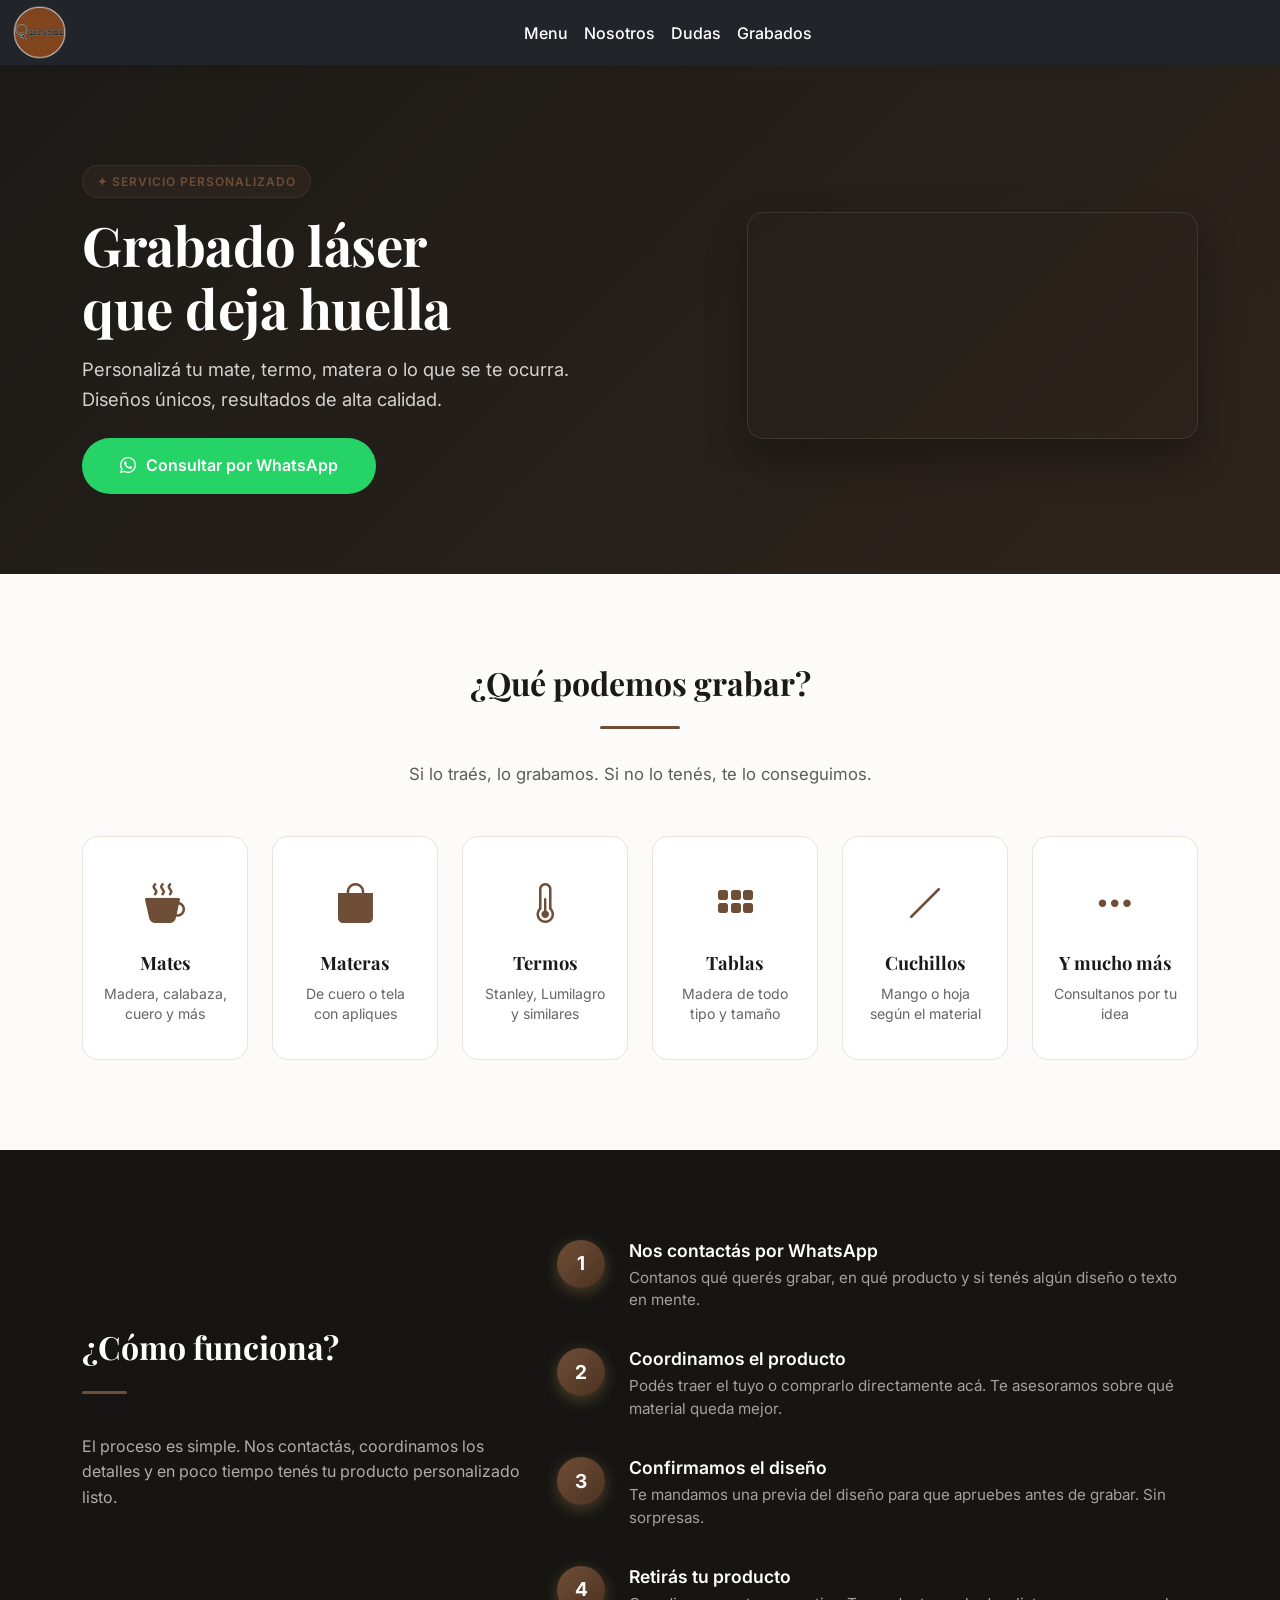
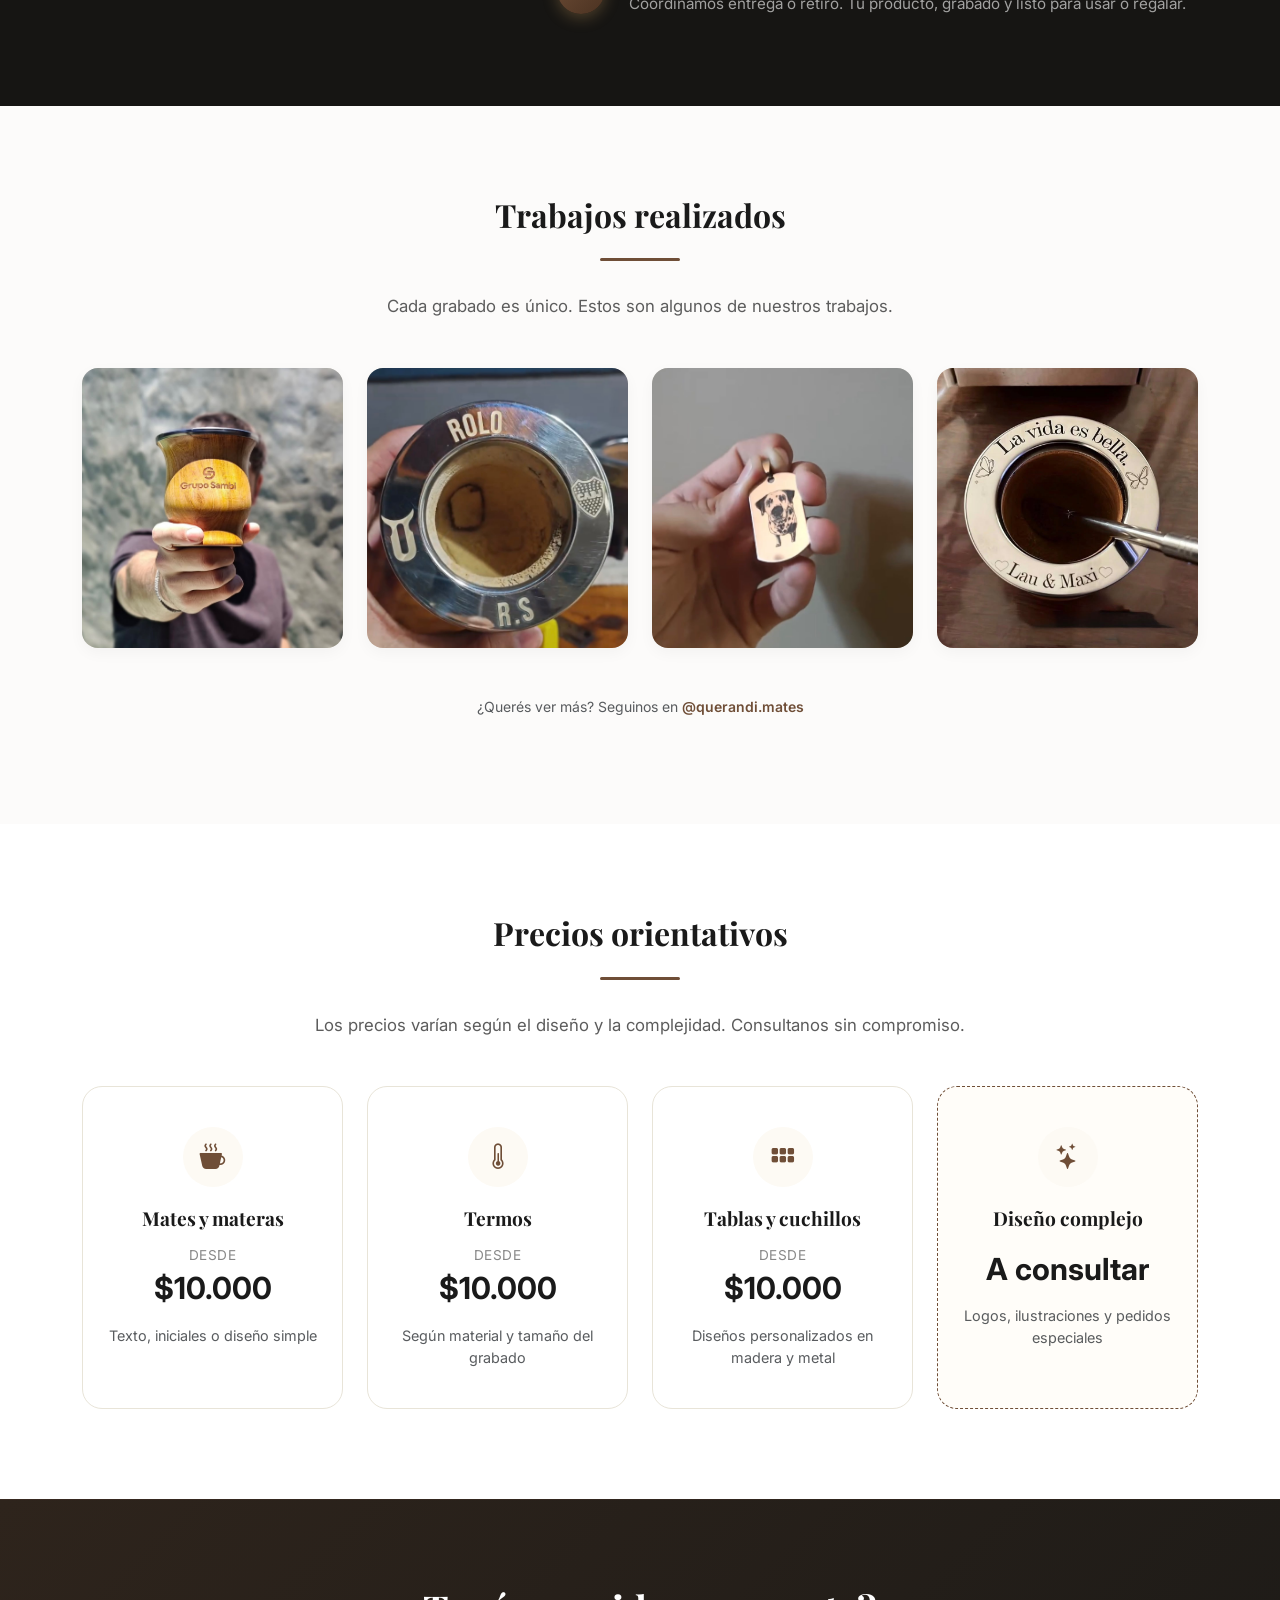
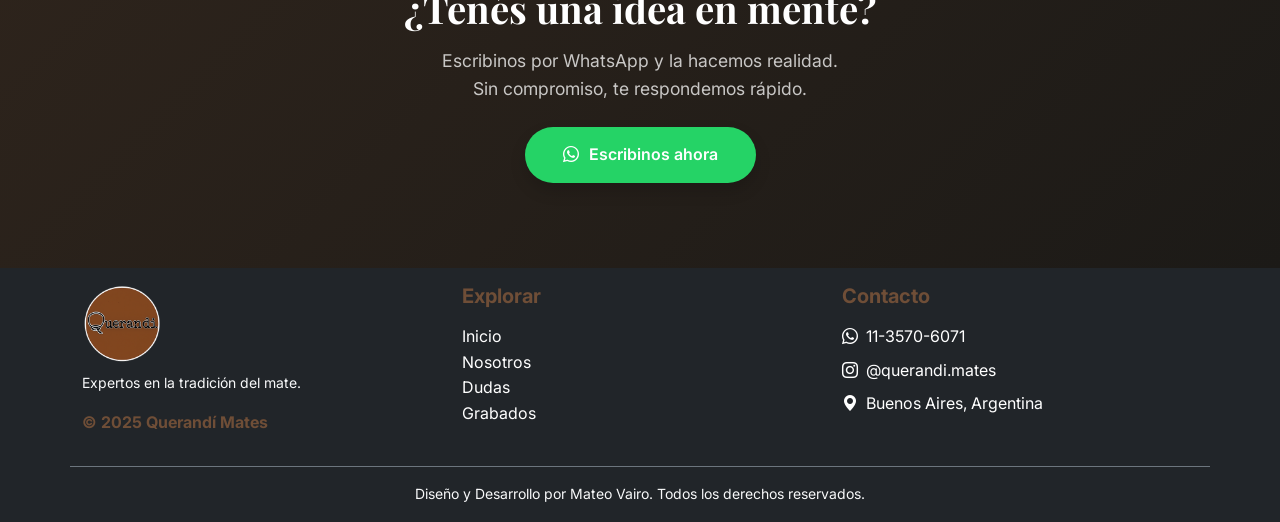
<file: grabados.html>
<!DOCTYPE html>
<html lang="es">
<head>
    <meta charset="UTF-8" />
    <meta name="viewport" content="width=device-width, initial-scale=1" />
    <link href="https://cdn.jsdelivr.net/npm/bootstrap@5.3.3/dist/css/bootstrap.min.css" rel="stylesheet"/>
    <link rel="stylesheet" href="./css/style.css" />
    <link rel="icon" href="imagenes/Logo.png" type="image/png">
    <link rel="stylesheet" href="https://cdn.jsdelivr.net/npm/bootstrap-icons@1.11.3/font/bootstrap-icons.min.css">
    <link rel="preconnect" href="https://fonts.googleapis.com">
    <link rel="preconnect" href="https://fonts.gstatic.com" crossorigin>
    <link href="https://fonts.googleapis.com/css2?family=Playfair+Display:wght@400;500;600;700&family=Inter:wght@300;400;500;600&display=swap" rel="stylesheet">
    <meta name="description" content="Querandí Mates — Servicio de grabado láser personalizado en mates, termos, materas, tablas de madera, cuchillos y más.">
    <meta name="keywords" content="grabado laser, personalizado, mate, termo, matera, tabla madera, cuchillo, Argentina">
    <title>Querandí Mates | Grabados</title>
</head>
<body>

<!-- ======= NAVBAR ======= -->
<header>
    <nav class="navbar navbar-expand-lg navbar-dark bg-dark py-0">
        <div class="container-fluid">
            <button class="navbar-toggler" type="button" data-bs-toggle="collapse" data-bs-target="#navbarSupportedContent" aria-controls="navbarSupportedContent" aria-expanded="false" aria-label="Toggle navigation">
                <span class="navbar-toggler-icon"></span>
            </button>
            <a class="navbar-brand mx-auto order-0 order-lg-0" href="index.html">
                <img src="imagenes/Logo.png" alt="Logo Querandi Mates" class="logo-nav">
            </a>
            <div class="collapse navbar-collapse justify-content-center order-1" id="navbarSupportedContent">
                <ul class="navbar-nav mb-2 mb-lg-0">
                    <li class="nav-item">
                        <a class="nav-link" href="index.html">Menu</a>
                    </li>
                    <li class="nav-item">
                        <a class="nav-link" href="nosotros.html">Nosotros</a>
                    </li>
                    <li class="nav-item">
                        <a class="nav-link" href="dudas.html">Dudas</a>
                    </li>
                    <li class="nav-item">
                        <a class="nav-link active" aria-current="page" href="grabados.html">Grabados</a>
                    </li>
                </ul>
            </div>
            <div class="d-flex w-100 d-lg-none"></div>
        </div>
    </nav>
</header>

<main>
    <!-- ======= HERO ======= -->
    <section class="hero-grabados">
        <div class="container">
            <div class="row align-items-center">
                <div class="col-lg-7">
                    <span class="badge-laser mb-3 d-inline-block">✦ Servicio personalizado</span>
                    <h1 class="mb-3">Grabado láser<br>que deja huella</h1>
                    <p class="mb-4">
                        Personalizá tu mate, termo, matera o lo que se te ocurra.<br>
                        Diseños únicos, resultados de alta calidad.
                    </p>
                    <a href="https://wa.me/5491135706071?text=Hola!%20Quiero%20consultar%20por%20el%20servicio%20de%20grabado%20l%C3%A1ser%20%F0%9F%94%A5"
                        target="_blank"
                        class="btn-wa">
                        <i class="bi bi-whatsapp"></i> Consultar por WhatsApp
                    </a>
                </div>
                <div class="col-lg-5 d-none d-lg-block mt-4 mt-lg-0">
                    <video
                        src="./imagenes/video-cliente3-grabado.mp4"
                        autoplay
                        loop
                        muted
                        playsinline
                        class="w-100 video-hero shadow-lg"
                    ></video>
                </div>
            </div>
        </div>
    </section>

    <!-- ======= QUÉ GRABAMOS ======= -->
    <section class="seccion-materiales">
        <div class="container">
            <div class="text-center mb-5">
                <h2 class="titulo-premium">¿Qué podemos grabar?</h2>
                <div class="d-flex justify-content-center mt-2 mb-3">
                    <hr class="separador-querandi">
                </div>
                <p class="subtitulo-premium">Si lo traés, lo grabamos. Si no lo tenés, te lo conseguimos.</p>
            </div>
            <div class="row g-4">
                <div class="col-6 col-md-4 col-lg-2">
                    <div class="material-card">
                        <div class="icono"><i class="bi bi-cup-hot-fill"></i></div>
                        <h5>Mates</h5>
                        <p>Madera, calabaza, cuero y más</p>
                    </div>
                </div>
                <div class="col-6 col-md-4 col-lg-2">
                    <div class="material-card">
                        <div class="icono"><i class="bi bi-bag-fill"></i></div>
                        <h5>Materas</h5>
                        <p>De cuero o tela con apliques</p>
                    </div>
                </div>
                <div class="col-6 col-md-4 col-lg-2">
                    <div class="material-card">
                        <div class="icono"><i class="bi bi-thermometer-half"></i></div>
                        <h5>Termos</h5>
                        <p>Stanley, Lumilagro y similares</p>
                    </div>
                </div>
                <div class="col-6 col-md-4 col-lg-2">
                    <div class="material-card">
                        <div class="icono"><i class="bi bi-grid-3x2-gap-fill"></i></div>
                        <h5>Tablas</h5>
                        <p>Madera de todo tipo y tamaño</p>
                    </div>
                </div>
                <div class="col-6 col-md-4 col-lg-2">
                    <div class="material-card">
                        <div class="icono"><i class="bi bi-slash-lg"></i></div>
                        <h5>Cuchillos</h5>
                        <p>Mango o hoja según el material</p>
                    </div>
                </div>
                <div class="col-6 col-md-4 col-lg-2">
                    <div class="material-card">
                        <div class="icono"><i class="bi bi-three-dots"></i></div>
                        <h5>Y mucho más</h5>
                        <p>Consultanos por tu idea</p>
                    </div>
                </div>
            </div>
        </div>
    </section>

    <!-- ======= CÓMO FUNCIONA ======= -->
    <section class="seccion-pasos">
        <div class="container">
            <div class="row align-items-center">
                <div class="col-lg-5 mb-5 mb-lg-0">
                    <h2 class="titulo-premium text-white">¿Cómo funciona?</h2>
                    <div class="d-flex mt-2 mb-4">
                        <hr class="separador-querandi-corto">
                    </div>
                    <p class="pasos-descripcion">
                        El proceso es simple. Nos contactás, coordinamos los detalles
                        y en poco tiempo tenés tu producto personalizado listo.
                    </p>
                </div>
                <div class="col-lg-7">
                    <div class="paso">
                        <div class="paso-numero">1</div>
                        <div class="paso-texto">
                            <h5>Nos contactás por WhatsApp</h5>
                            <p>Contanos qué querés grabar, en qué producto y si tenés algún diseño o texto en mente.</p>
                        </div>
                    </div>
                    <div class="paso">
                        <div class="paso-numero">2</div>
                        <div class="paso-texto">
                            <h5>Coordinamos el producto</h5>
                            <p>Podés traer el tuyo o comprarlo directamente acá. Te asesoramos sobre qué material queda mejor.</p>
                        </div>
                    </div>
                    <div class="paso">
                        <div class="paso-numero">3</div>
                        <div class="paso-texto">
                            <h5>Confirmamos el diseño</h5>
                            <p>Te mandamos una previa del diseño para que apruebes antes de grabar. Sin sorpresas.</p>
                        </div>
                    </div>
                    <div class="paso">
                        <div class="paso-numero">4</div>
                        <div class="paso-texto">
                            <h5>Retirás tu producto</h5>
                            <p>Coordinamos entrega o retiro. Tu producto, grabado y listo para usar o regalar.</p>
                        </div>
                    </div>
                </div>
            </div>
        </div>
    </section>

    <!-- ======= GALERÍA CORREGIDA ======= -->
    <section class="seccion-galeria">
        <div class="container">
            <div class="text-center mb-5">
                <h2 class="titulo-premium">Trabajos realizados</h2>
                <div class="d-flex justify-content-center mt-2 mb-3">
                    <hr class="separador-querandi">
                </div>
                <p class="subtitulo-premium">Cada grabado es único. Estos son algunos de nuestros trabajos.</p>
            </div>
            
            <div class="row g-4">
                <div class="col-6 col-md-4 col-lg-3">
                    <div class="galeria-wrapper">
                        <img src="./imagenes/foto-cliente2-grabado.jpeg" alt="Mate de madera grabado" class="galeria-img">
                    </div>
                </div>
                <div class="col-6 col-md-4 col-lg-3">
                    <div class="galeria-wrapper">
                        <img src="./imagenes/foto-cliente1-grabado.jpeg" alt="Mate imperial grabado" class="galeria-img">
                    </div>
                </div>
                <div class="col-6 col-md-4 col-lg-3">
                    <div class="galeria-wrapper">
                        <img src="./imagenes/foto-cliente3-grabado.jpeg" alt="Chapita grabada" class="galeria-img">
                    </div>
                </div>
                <div class="col-6 col-md-4 col-lg-3">
                    <div class="galeria-wrapper">
                        <img src="./imagenes/foto-cliente4-grabado.jpeg" alt="Mate virola grabado" class="galeria-img">
                    </div>
                </div>
            </div>

            <p class="text-center text-muted small mt-5">
                ¿Querés ver más? Seguinos en
                <a href="https://www.instagram.com/querandi.mates/" target="_blank" class="text-querandi fw-semibold link-insta">@querandi.mates</a>
            </p>
        </div>
    </section>

    <!-- ======= PRECIOS ======= -->
    <section class="seccion-precios">
        <div class="container">
            <div class="text-center mb-5">
                <h2 class="titulo-premium">Precios orientativos</h2>
                <div class="d-flex justify-content-center mt-2 mb-3">
                    <hr class="separador-querandi">
                </div>
                <p class="subtitulo-premium">Los precios varían según el diseño y la complejidad. Consultanos sin compromiso.</p>
            </div>
            <div class="row g-4 justify-content-center">
                <div class="col-sm-6 col-lg-3">
                    <div class="precio-card">
                        <div class="precio-icon-box"><i class="bi bi-cup-hot-fill"></i></div>
                        <h5>Mates y materas</h5>
                        <div class="precio-valor"><span>Desde</span> $10.000</div>
                        <p class="mt-2 text-muted">Texto, iniciales o diseño simple</p>
                    </div>
                </div>
                <div class="col-sm-6 col-lg-3">
                    <div class="precio-card">
                        <div class="precio-icon-box"><i class="bi bi-thermometer-half"></i></div>
                        <h5>Termos</h5>
                        <div class="precio-valor"><span>Desde</span> $10.000</div>
                        <p class="mt-2 text-muted">Según material y tamaño del grabado</p>
                    </div>
                </div>
                <div class="col-sm-6 col-lg-3">
                    <div class="precio-card">
                        <div class="precio-icon-box"><i class="bi bi-grid-3x2-gap-fill"></i></div>
                        <h5>Tablas y cuchillos</h5>
                        <div class="precio-valor"><span>Desde</span> $10.000</div>
                        <p class="mt-2 text-muted">Diseños personalizados en madera y metal</p>
                    </div>
                </div>
                <div class="col-sm-6 col-lg-3">
                    <div class="precio-card highlight">
                        <div class="precio-icon-box"><i class="bi bi-stars"></i></div>
                        <h5>Diseño complejo</h5>
                        <div class="precio-valor">A consultar</div>
                        <p class="mt-2 text-muted">Logos, ilustraciones y pedidos especiales</p>
                    </div>
                </div>
            </div>
        </div>
    </section>

    <!-- ======= CTA FINAL ======= -->
    <section class="cta-grabados">
        <div class="container">
            <h2 class="mb-3">¿Tenés una idea en mente?</h2>
            <p class="mb-4">Escribinos por WhatsApp y la hacemos realidad.<br>Sin compromiso, te respondemos rápido.</p>
            <a href="https://wa.me/5491135706071?text=Hola!%20Quiero%20consultar%20por%20el%20servicio%20de%20grabado%20l%C3%A1ser%20%F0%9F%94%A5"
                target="_blank"
                class="btn-wa shadow">
                <i class="bi bi-whatsapp"></i> Escribinos ahora
            </a>
        </div>
    </section>
</main>

<!-- ======= FOOTER ======= -->
<footer class="bg-dark py-3">
    <div class="container">
        <div class="row">
            <div class="col-md-4 mb-4 mb-md-0 text-center text-md-start">
                <img src="./imagenes/Logo.png" alt="Logo Querandí Mates" class="img-fluid mb-2" style="max-width:80px;">
                <p class="text-light small">Expertos en la tradición del mate.</p>
                <p class="mb-0 fw-bold text-querandi">© 2025 Querandí Mates</p>
            </div>
            <div class="col-md-4 mb-4 mb-md-0 text-center text-md-start">
                <h5 class="fw-bold mb-3 text-querandi">Explorar</h5>
                <ul class="list-unstyled">
                    <li><a href="index.html" class="footer-nav-link">Inicio</a></li>
                    <li><a href="nosotros.html" class="footer-nav-link">Nosotros</a></li>
                    <li><a href="dudas.html" class="footer-nav-link">Dudas</a></li>
                    <li><a class="footer-nav-link" aria-current="page" href="grabados.html">Grabados</a></li>
                </ul>
            </div>
            <div class="col-md-4 text-center text-md-start">
                <h5 class="fw-bold mb-3 text-querandi">Contacto</h5>
                <ul class="list-unstyled">
                    <li class="mb-2"><a href="https://wa.me/5491135706071" class="footer-nav-link" target="_blank"><i class="bi bi-whatsapp me-2"></i>11-3570-6071</a></li>
                    <li class="mb-2"><a href="https://www.instagram.com/querandi.mates/" class="footer-nav-link" target="_blank"><i class="bi bi-instagram me-2"></i>@querandi.mates</a></li>
                    <li class="mb-2"><a href="" class="footer-nav-link"><i class="bi bi-geo-alt-fill me-2"></i>Buenos Aires, Argentina</a></li>
                </ul>
            </div>
        </div>
        <div class="row border-top pt-3 mt-4 border-secondary">
            <div class="col-12 text-center">
                <p class="text-light small mb-0">Diseño y Desarrollo por Mateo Vairo. Todos los derechos reservados.</p>
            </div>
        </div>
    </div>
</footer>

<script src="https://cdn.jsdelivr.net/npm/bootstrap@5.3.3/dist/js/bootstrap.bundle.min.js"></script>
</body>
</html>
</file>
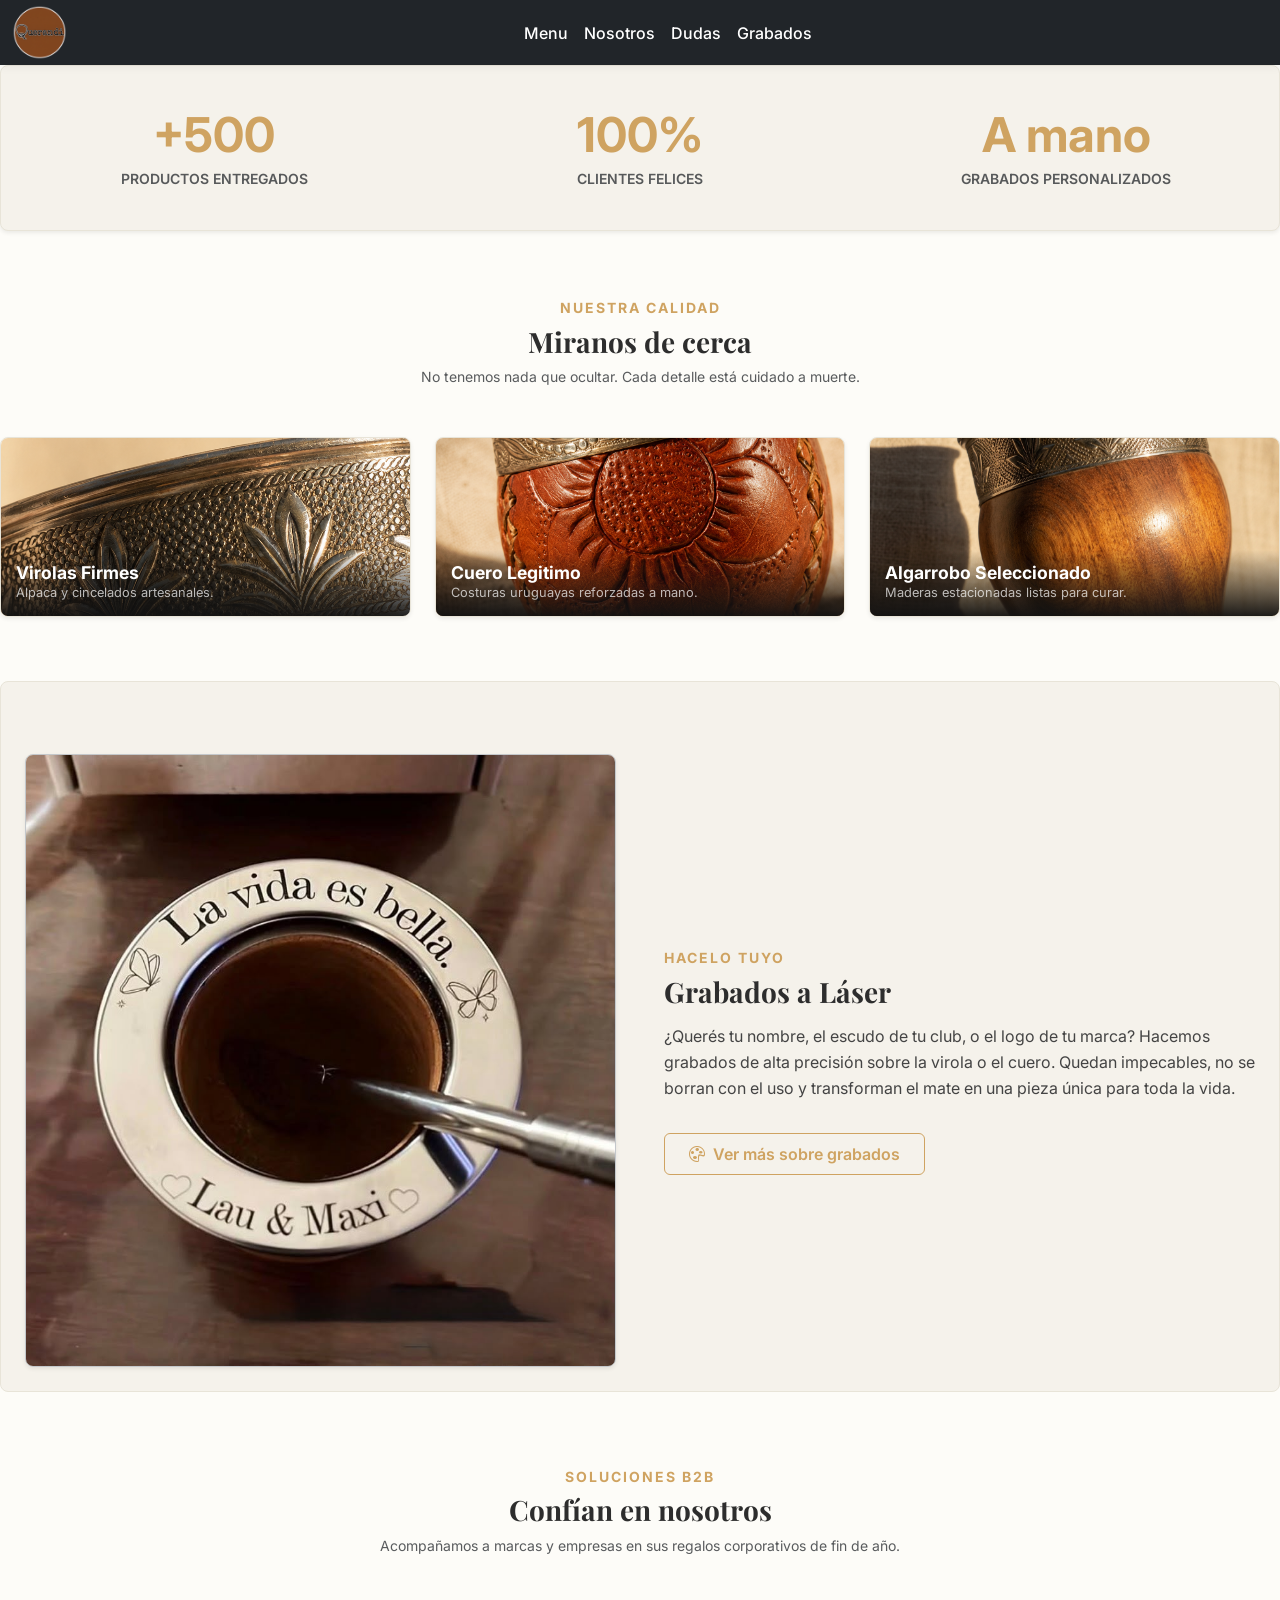
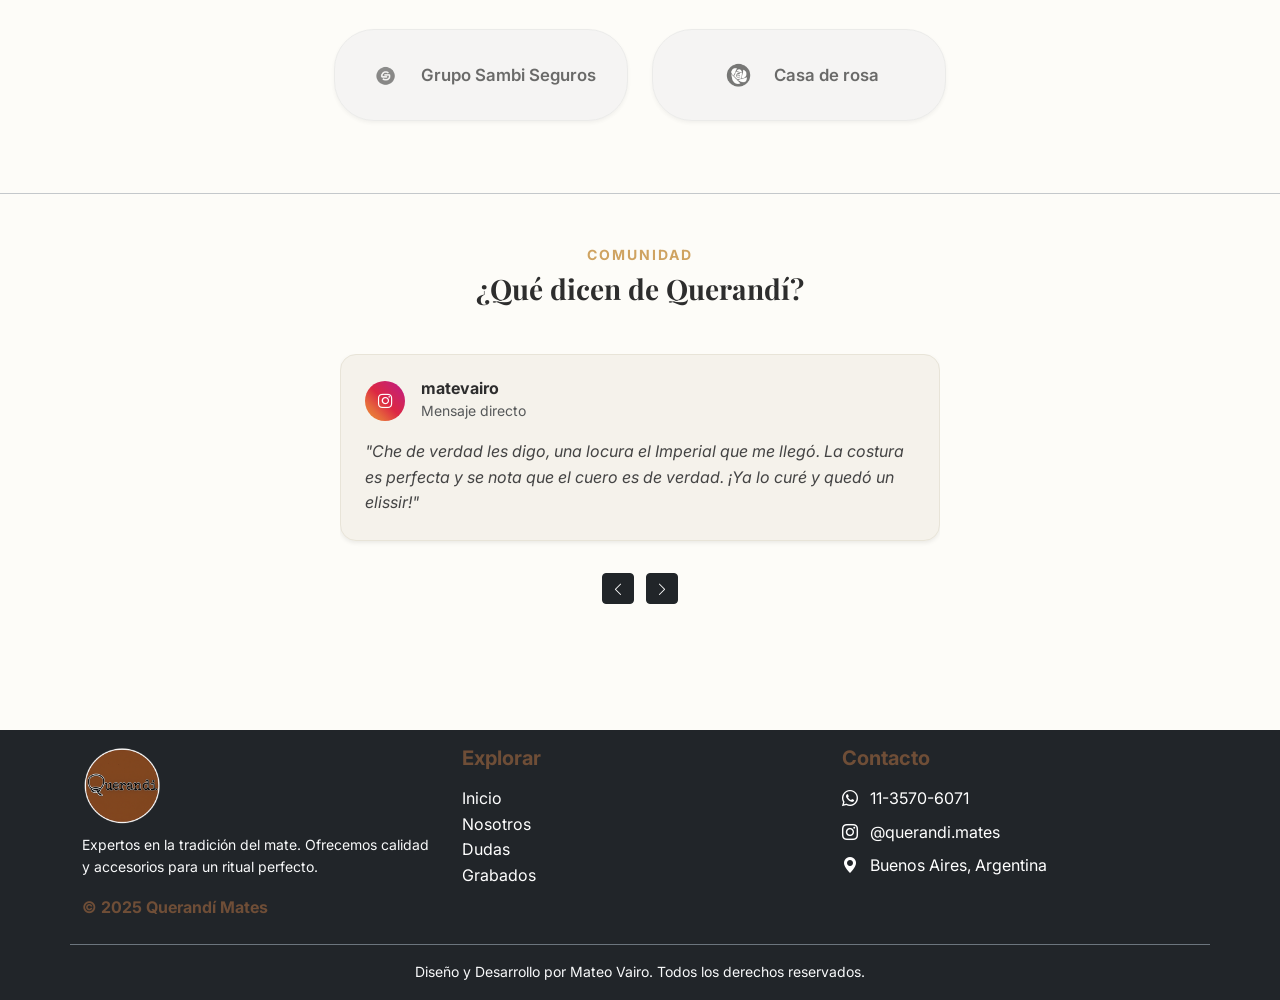
<file: nosotros.html>
<!DOCTYPE html>
<html lang="es">
<head>
<meta charset="UTF-8" />
<meta name="viewport" content="width=device-width, initial-scale=1" />
<link href="https://cdn.jsdelivr.net/npm/bootstrap@5.3.3/dist/css/bootstrap.min.css" rel="stylesheet"/>
<link rel="stylesheet" href="./css/style.css" />
<link rel="icon" href="imagenes/Logo.png" type="image/png">
<link rel="stylesheet" href="https://cdn.jsdelivr.net/npm/bootstrap-icons@1.11.3/font/bootstrap-icons.min.css">
<link rel="preconnect" href="https://fonts.googleapis.com">
<link rel="preconnect" href="https://fonts.gstatic.com" crossorigin>
<link href="https://fonts.googleapis.com/css2?family=Playfair+Display:wght@400;500;600;700&family=Inter:wght@300;400;500;600&display=swap" rel="stylesheet">
<meta name="description" content="Querandí Mates — productos de calidad para disfrutar el ritual del mate. Conocé nuestra historia y encontrá tu compañero ideal.">
<meta name="keywords" content="mate, bombilla, yerba, tienda, artesanal, Argentina">
<title>Querandí Mates | Nosotros</title>
</head>
<body>
    <header>
    <nav class="navbar navbar-expand-lg navbar-dark bg-dark py-0">
        <div class="container-fluid">
            
            <button class="navbar-toggler" type="button" data-bs-toggle="collapse" data-bs-target="#navbarSupportedContent" aria-controls="navbarSupportedContent" aria-expanded="false" aria-label="Toggle navigation">
                <span class="navbar-toggler-icon"></span>
            </button>
            
            <a class="navbar-brand mx-auto order-0 order-lg-0" href="index.html">
                <img src="imagenes/Logo.png" alt="Logo Querandi Mates" class="logo-nav">
            </a>

            <div class="collapse navbar-collapse justify-content-center order-1" id="navbarSupportedContent">
                
                <ul class="navbar-nav mb-2 mb-lg-0">
                    <li class="nav-item">
                        <a class="nav-link active" aria-current="page" href="index.html">Menu</a>
                    </li>
                    <li class="nav-item">
                        <a class="nav-link" href="nosotros.html">Nosotros</a>
                    </li>
                    <li class="nav-item">
                        <a class="nav-link" href="dudas.html">Dudas</a>
                    </li>
                    <li class="nav-item">
                        <a class="nav-link" href="grabados.html">Grabados</a>
                    </li>
                </ul>
                
            </div>
            
            <div class="d-flex w-100 d-lg-none"></div>

        </div>
    </nav>
</header>

<main class="nosotros-main mt-0 pt-0 pb-5">
<!-- ================= HERO Y HISTORIA SE MANTIENEN (Con el fondo crema) ================= -->

<!-- 📊 NÚMEROS REALES Y HONESTOS -->
<section class="row text-center mt-0 mb-5 py-4 bkg-numbers rounded-3 shadow-sm mx-0">
    <div class="col-6 col-md-4 my-3">
        <div class="display-5 fw-bold text-gold font-heading">+500</div>
        <div class="text-uppercase small fw-semibold tracking-wider text-muted mt-1">Productos Entregados</div>
    </div>
    <div class="col-6 col-md-4 my-3">
        <div class="display-5 fw-bold text-gold font-heading">100%</div>
        <div class="text-uppercase small fw-semibold tracking-wider text-muted mt-1">Clientes Felices</div>
    </div>
    <div class="col-12 col-md-4 my-3">
        <div class="display-5 fw-bold text-gold font-heading">A mano</div>
        <div class="text-uppercase small fw-semibold tracking-wider text-muted mt-1">Grabados Personalizados</div>
    </div>
</section>

<!-- 🔍 SECCIÓN: EL ARTE DEL DETALLE (Zoom a texturas) -->
<section class="my-5 py-3">
    <div class="text-center mb-5">
        <span class="text-uppercase small fw-bold text-gold tracking-widest">Nuestra Calidad</span>
        <h3 class="fw-bold text-dark-grey mt-1">Miranos de cerca</h3>
        <p class="text-muted small">No tenemos nada que ocultar. Cada detalle está cuidado a muerte.</p>
    </div>
    
    <div class="row g-4">
        <div class="col-12 col-md-4">
            <div class="zoom-box zoom-virola rounded-3 shadow-sm">
                <img src="./imagenes/virola.png" alt="Zoom Virola de Alpaca" class="img-fluid">
                <div class="zoom-caption">
                    <h5 class="fw-bold m-0">Virolas Firmes</h5>
                    <p class="small m-0 text-white-50">Alpaca y cincelados artesanales.</p>
                </div>
            </div>
        </div>
        <div class="col-12 col-md-4">
            <div class="zoom-box rounded-3 shadow-sm">
                <img src="./imagenes/cuero.png" alt="Zoom Costura Cuero" class="img-fluid">
                <div class="zoom-caption">
                    <h5 class="fw-bold m-0">Cuero Legitimo</h5>
                    <p class="small m-0 text-white-50">Costuras uruguayas reforzadas a mano.</p>
                </div>
            </div>
        </div>
        <div class="col-12 col-md-4">
            <div class="zoom-box rounded-3 shadow-sm">
                <img src="./imagenes/algarrobo.png" alt="Zoom Madera Algarrobo" class="img-fluid">
                <div class="zoom-caption">
                    <h5 class="fw-bold m-0">Algarrobo Seleccionado</h5>
                    <p class="small m-0 text-white-50">Maderas estacionadas listas para curar.</p>
                </div>
            </div>
        </div>
    </div>
</section>

<!-- 🔨 SECCIÓN: GRABADOS PERSONALIZADOS -->
<section class="row align-items-center g-5 my-5 py-4 bkg-numbers rounded-3 mx-0">
    <div class="col-12 col-md-6 order-2 order-md-1">
        <img src="./imagenes/foto-cliente4-grabado.jpeg" alt="Mates grabados laser" class="img-fluid rounded-3 shadow-sm border border-secondary-subtle">
    </div>
    <div class="col-12 col-md-6 order-1 order-md-2">
        <span class="text-uppercase small fw-bold text-gold tracking-widest">Hacelo tuyo</span>
        <h3 class="fw-bold text-dark-grey mt-1">Grabados a Láser</h3>
        <p class="text-light-grey mt-3">
            ¿Querés tu nombre, el escudo de tu club, o el logo de tu marca? Hacemos grabados de alta precisión sobre la virola o el cuero. Quedan impecables, no se borran con el uso y transforman el mate en una pieza única para toda la vida.
        </p>
        <a href="grabados.html" class="btn btn-outline-gold px-4 py-2 mt-3">
            <i class="bi bi-palette me-2"></i>Ver más sobre grabados
        </a>
    </div>
</section>

<!-- 💼 SECCIÓN: REGALOS EMPRESARIALES -->
<section class="my-5 text-center py-4">
    <div class="mb-5">
        <span class="text-uppercase small fw-bold text-gold tracking-widest">Soluciones B2B</span>
        <h3 class="fw-bold text-dark-grey mt-1">Confían en nosotros</h3>
        <p class="text-muted small">Acompañamos a marcas y empresas en sus regalos corporativos de fin de año.</p>
    </div>
    <!-- Grilla de marcas organizada -->
    <div class="row align-items-center justify-content-center g-4 mt-2 px-3">
        
        <!-- Empresa 1: Grupo Sambi Seguros -->
        <div class="col-12 col-sm-6 col-md-4 col-lg-3">
            <div class="client-brand-box shadow-sm">
                <!-- Acá va el loguito azul de Sambi -->
                <img src="./imagenes/grupo-sambi-seguros.png" alt="Grupo Sambi Seguros" class="client-logo">
                <span class="client-name">Grupo Sambi Seguros</span>
            </div>
        </div>
        <!-- Empresa 2: (Ejemplo para cuando agregues otra, si no tenés más, borrá este bloque de abajo) -->
        <div class="col-12 col-sm-6 col-md-4 col-lg-3">
            <div class="client-brand-box shadow-sm">
                <img src="./imagenes/casa-de-rosa.png" alt="Casa de rosa" class="client-logo">
                <span class="client-name">Casa de rosa</span>
            </div>
        </div>
    </div>
</section>

<!-- 💬 SECCIÓN: RESEÑAS DINÁMICAS (Testimonios formato chat/Instagram) -->
<section class="my-5 pt-5 border-top border-secondary-subtle">
    <div class="text-center mb-5">
        <span class="text-uppercase small fw-bold text-gold tracking-widest">Comunidad</span>
        <h3 class="fw-bold text-dark-grey mt-1">¿Qué dicen de Querandí?</h3>
    </div>

    <!-- Carrusel dinámico de Bootstrap para mensajes -->
    <div id="carouselResenas" class="carousel slide mx-auto" data-bs-ride="carousel" style="max-width: 600px;">
        <div class="carousel-inner">
            <!-- Mensaje 1 -->
            <div class="carousel-item active">
                <div class="insta-chat-box p-4 rounded-4 shadow-sm mb-4">
                    <div class="d-flex align-items-center mb-3">
                        <div class="avatar-insta bi bi-instagram me-3"></div>
                        <div>
                            <h6 class="m-0 fw-bold text-dark-grey">matevairo</h6>
                            <small class="text-muted">Mensaje directo</small>
                        </div>
                    </div>
                    <p class="m-0 text-light-grey italic">"Che de verdad les digo, una locura el Imperial que me llegó. La costura es perfecta y se nota que el cuero es de verdad. ¡Ya lo curé y quedó un elissir!"</p>
                </div>
            </div>
            <!-- Mensaje 2 -->
            <div class="carousel-item">
                <div class="insta-chat-box p-4 rounded-4 shadow-sm mb-4">
                    <div class="d-flex align-items-center mb-3">
                        <div class="avatar-insta bi bi-instagram me-3"></div>
                        <div>
                            <h6 class="m-0 fw-bold text-dark-grey">faustinosoto</h6>
                            <small class="text-muted">Mensaje directo</small>
                        </div>
                    </div>
                    <p class="m-0 text-light-grey italic">"Compré un combo de mate y termo para regalarle a mi viejo en su cumple y quedó fascinado con el grabado láser del escudo de su club. ¡Mil gracias por la rapidez!"</p>
                </div>
            </div>
        </div>
        <!-- Controles del carrusel -->
        <div class="text-center mt-2">
            <button class="btn btn-sm btn-dark me-2" type="button" data-bs-target="#carouselResenas" data-bs-slide="prev">
                <i class="bi bi-chevron-left"></i>
            </button>
            <button class="btn btn-sm btn-dark" type="button" data-bs-target="#carouselResenas" data-bs-slide="next">
                <i class="bi bi-chevron-right"></i>
            </button>
        </div>
    </div>
</section>
</main>

<footer class="bg-dark py-3">
    <div class="container">
        <div class="row">
            
            <div class="col-md-4 mb-4 mb-md-0 text-center text-md-start">
                <img src="./imagenes/Logo.png" alt="Logo Querandí Mates" class="img-fluid mb-2" style="max-width: 80px;">
                <p class="text-light small">
                    Expertos en la tradición del mate. Ofrecemos calidad y accesorios para un ritual perfecto.
                </p>
                <p class="mb-0 fw-bold text-querandi">© 2025 Querandí Mates</p>
            </div>
            
            <div class="col-md-4 mb-4 mb-md-0 text-center text-md-start">
                <h5 class="fw-bold mb-3 text-querandi">Explorar</h5>
                <ul class="list-unstyled">
                    <li>
                        <a href="index.html" class="footer-nav-link">Inicio</a></li>
                    <li>
                        <a href="nosotros.html" class="footer-nav-link">Nosotros</a></li>
                    <li>
                        <a href="dudas.html" class="footer-nav-link">Dudas</a></li>
                    <li>
                        <a class="footer-nav-link" aria-current="page" href="grabados.html">Grabados</a>
                    </li>
                </ul>
            </div>
            
            <div class="col-md-4 text-center text-md-start">
                <h5 class="fw-bold mb-3 text-querandi">Contacto</h5>
                <ul class="list-unstyled">
                    <li class="mb-2">
                        <a href="https://wa.me/5491135706071" class="footer-nav-link" target="_blank">
                            <i class="bi bi-whatsapp me-2"></i> 11-3570-6071
                        </a>
                    </li>
                    <li class="mb-2">
                        <a href="https://www.instagram.com/querandi.mates/" class="footer-nav-link" target="_blank">
                            <i class="bi bi-instagram me-2"></i> @querandi.mates
                        </a>
                    </li>
                    <li class="mb-2">
                        <a href="" class="footer-nav-link">
                            <i class="bi bi-geo-alt-fill me-2"></i> Buenos Aires, Argentina
                        </a>
                    </li>
                </ul>
            </div>
            
        </div>
        
        <div class="row border-top pt-3 mt-4 border-secondary">
            <div class="col-12 text-center">
                <p class="text-light small mb-0">
                    Diseño y Desarrollo por Mateo Vairo. Todos los derechos reservados.
                </p>
            </div>
        </div>
    </div>
</footer>


<script src="https://cdn.jsdelivr.net/npm/bootstrap@5.3.3/dist/js/bootstrap.bundle.min.js"></script>
</body>
</html>
</file>
<file: css/style.css>
@charset "UTF-8";
* {
  margin: 0;
  padding: 0;
  box-sizing: border-box;
}

body {
  line-height: 1.6;
  font-family: var(--font-body);
  color: var(--color-dark);
  background-color: var(--color-cream);
}

h1, h2, h3, h4 {
  font-family: var(--font-heading);
}

.animate-in {
  opacity: 1 !important;
  transform: translateY(0) !important;
  transition: all 0.6s ease-out;
}

:root {
  /* Colores */
  --color-primary: #8B5A2B;
  --color-primary-dark: #6B4423;
  --color-primary-light: #A67C52;
  --color-dark: #1A1A1A;
  --color-dark-soft: #2D2D2D;
  --color-gray: #4A4A4A;
  --color-gray-light: #8A8A8A;
  --color-cream: #FAF7F2;
  --color-cream-dark: #F0EBE3;
  --color-white: #FFFFFF;
  --color-gold: #C9A962;
  /* Tipografía */
  --font-heading: 'Playfair Display', Georgia, serif;
  --font-body: 'Inter', sans-serif;
  /* Transiciones */
  --transition-base: 0.3s ease;
}

main {
  flex: 1;
}

section {
  padding: 30px 0;
}

img {
  max-width: 100%;
  display: block;
}

h1, h2, h3 {
  font-weight: 700;
}

a {
  text-decoration: none;
}

.swal2-container {
  z-index: 99999 !important;
}

.swal2-popup {
  border-radius: 12px;
  padding: 2rem;
  z-index: 99999 !important;
}
.swal2-popup .swal2-input,
.swal2-popup .swal2-select {
  width: 100%;
  padding: 12px;
  border-radius: 8px;
  border: 1px solid #ccc;
  font-size: 1rem;
  pointer-events: auto;
}
.swal2-popup .swal2-input:focus,
.swal2-popup .swal2-select:focus {
  outline: none;
  border-color: #6c5ce7;
  box-shadow: 0 0 0 3px rgba(108, 92, 231, 0.2);
}
.swal2-popup .swal2-confirm {
  background-color: #6c5ce7 !important;
  border-radius: 8px;
  padding: 10px 20px;
  font-weight: 600;
}

/* =========================================
   Tarjetas de Productos Premium
   ========================================= */
.product-card {
  background-color: transparent;
  border-radius: 16px !important; /* Más redondeado */
  overflow: hidden;
  box-shadow: 0 4px 10px rgba(0, 0, 0, 0.06); /* Sombra base suave */
  transition: all 0.3s ease;
}
.product-card:hover {
  transform: translateY(-6px);
  box-shadow: 0 15px 25px rgba(139, 90, 43, 0.15); /* Sombra más grande con un ligero tono marrón */
}
.product-card .card-img-wrapper {
  position: relative;
}
.product-card .card-img-wrapper .card-img-top {
  width: 100%;
  height: 280px;
  -o-object-fit: cover;
     object-fit: cover;
  border-bottom: 3px solid #C9A962;
}
.product-card .modern-badge {
  position: absolute;
  top: 1rem;
  right: 1rem;
  padding: 0.4rem 0.8rem;
  font-family: "Inter", sans-serif;
  font-size: 0.75rem;
  font-weight: 700;
  letter-spacing: 1px;
  text-transform: uppercase;
  border-radius: 4px;
  z-index: 2;
  box-shadow: 0 4px 6px rgba(0, 0, 0, 0.3);
}
.product-card .modern-badge.gold-badge {
  background-color: #C9A962;
  color: #1A1A1A;
}
.product-card .modern-badge.grey-badge {
  background-color: #8A8A8A;
  color: #FFFFFF;
}
.product-card .dark-body {
  background-color: #2D2D2D;
  color: #FFFFFF;
  padding: 1.5rem;
  text-align: left;
  border-bottom-left-radius: 16px; /* Asegura que la parte de abajo también se redondee */
  border-bottom-right-radius: 16px;
}
.product-card .dark-body .card-title {
  color: #FFFFFF;
  font-size: 1.3rem;
  margin-bottom: 0.5rem;
  font-family: "Playfair Display", serif;
}
.product-card .dark-body .description {
  color: #B0B0B0;
  font-size: 0.9rem;
  line-height: 1.5;
  display: -webkit-box;
  line-clamp: 2;
  -webkit-box-orient: vertical;
  overflow: hidden;
}
.product-card .dark-body .price {
  font-family: "Playfair Display", Georgia, serif;
  font-size: 1.5rem;
  font-weight: 400; /* Acá está la magia: trazo fino y delicado */
  color: #C9A962;
  letter-spacing: 0.5px; /* Un poquitito de aire entre los números */
}
.product-card .dark-body .price .signo-peso {
  font-family: "Playfair Display", Georgia, serif;
  font-size: 1.1rem; /* Más chico que los números */
  font-weight: 400;
  margin-right: 3px;
  opacity: 0.85; /* Lo hacemos apenas más suave para que no compita */
}
.product-card .dark-body .stock-warning {
  font-size: 0.85rem;
  color: #D4BC7D;
  font-weight: 500;
}
.product-card .dark-body .stock-warning i {
  margin-right: 4px;
}
.product-card .dark-body .btn-outline-gold {
  background-color: transparent;
  border: 1px solid #C9A962;
  color: #C9A962;
  font-weight: 600;
  transition: 0.3s ease;
  border-radius: 6px;
  padding: 0.6rem;
}
.product-card .dark-body .btn-outline-gold:hover {
  background-color: #C9A962;
  color: #1A1A1A;
}
.product-card .dark-body .btn-disabled {
  background-color: #4A4A4A;
  border: 1px solid #4A4A4A;
  color: #8A8A8A;
  cursor: not-allowed;
  font-weight: 600;
  padding: 0.6rem;
  border-radius: 6px;
}

/* =========================================
   Modal de Producto (Estilo Premium)
   ========================================= */
.modal-content {
  background-color: #2D2D2D; /* Fondo oscuro igual que las cards */
  border: 1px solid rgba(201, 169, 98, 0.3); /* Borde sutil dorado */
  border-radius: 16px;
  box-shadow: 0 20px 40px rgba(0, 0, 0, 0.5); /* Sombra profunda */
  color: #FFFFFF;
}
.modal-content .modal-header {
  border-bottom: none; /* Quitamos la línea fea por defecto */
  padding: 1.5rem 1.5rem 0;
}
.modal-content .modal-header .modal-title {
  font-family: "Playfair Display", serif;
  font-size: 1.8rem;
  color: #FFFFFF;
}
.modal-content .modal-header {
  /* Invertimos el color de la crucecita de Bootstrap para que se vea en fondo oscuro */
}
.modal-content .modal-header .btn-close {
  filter: invert(1) grayscale(100%) brightness(200%);
  opacity: 0.6;
  transition: opacity 0.3s ease;
}
.modal-content .modal-header .btn-close:hover {
  opacity: 1;
}
.modal-content .modal-body {
  text-align: center; /* Centramos todos los textos e imágenes */
  padding: 2rem;
  /* Hacemos la imagen más grande, centrada y con estilo */
}
.modal-content .modal-body img {
  display: block;
  margin: 0 auto 1.5rem auto; /* Centrado horizontal y margen abajo */
  max-width: 90%; /* Más ancha */
  height: auto;
  border-radius: 12px;
  border-bottom: 3px solid #C9A962; /* Línea dorada para mantener el estilo */
  box-shadow: 0 10px 20px rgba(0, 0, 0, 0.2);
}
.modal-content .modal-body {
  /* Descripción del producto */
}
.modal-content .modal-body p {
  color: #B0B0B0; /* Gris claro elegante */
  font-size: 1rem;
  line-height: 1.6;
  margin-bottom: 1.5rem;
  padding: 0 1rem; /* Un poco de aire a los costados */
}
.modal-content .modal-body {
  /* Precio elegante en el modal */
}
.modal-content .modal-body .precio-modal {
  font-family: "Playfair Display", Georgia, serif;
  font-size: 2rem; /* Más grande que en la tarjeta */
  font-weight: 400; /* Fino y delicado */
  color: #C9A962;
  letter-spacing: 0.5px;
  margin-bottom: 0;
}
.modal-content .modal-body .precio-modal .signo-peso {
  font-family: "Playfair Display", Georgia, serif;
  font-size: 1.4rem; /* Más chico que el número */
  font-weight: 400;
  margin-right: 4px;
  opacity: 0.85;
}
.modal-content .modal-footer {
  border-top: none; /* Sin línea separadora */
  justify-content: center; /* Centramos el botón */
  padding-bottom: 2rem;
  /* Botón estilo boutique */
}
.modal-content .modal-footer .btn {
  background-color: transparent;
  border: 1px solid #C9A962;
  color: #C9A962;
  font-family: "Inter", sans-serif;
  font-weight: 600;
  font-size: 0.95rem;
  text-transform: uppercase;
  letter-spacing: 1px;
  padding: 0.8rem 2.5rem; /* Botón más ancho y con más presencia */
  border-radius: 6px;
  transition: all 0.3s ease;
}
.modal-content .modal-footer .btn:hover {
  background-color: #C9A962;
  color: #1A1A1A;
  transform: translateY(-2px);
  box-shadow: 0 5px 15px rgba(201, 169, 98, 0.2);
}

/* =========================================
   DISEÑO PREMIUM PARA EL CHECKOUT
   ========================================= */
#modalCheckout {
  /* Mantiene tus labels perfectos arriba del input */
}
#modalCheckout label {
  display: block;
  margin-bottom: 5px;
  font-weight: 600;
  color: #ffffff !important;
}
#modalCheckout {
  /* Inputs Y DESPLEGABLES oscuros (Agregamos .form-select) */
}
#modalCheckout .form-control, #modalCheckout .form-select {
  background-color: #2d2d2d !important;
  border: 1px solid #444 !important;
  color: #ffffff !important;
  /* Estilo elegante cuando hacés clic para escribir */
}
#modalCheckout .form-control:focus, #modalCheckout .form-select:focus {
  background-color: #2d2d2d !important;
  border-color: #cfa361 !important;
  color: #ffffff !important;
  box-shadow: 0 0 0 0.25rem rgba(207, 163, 97, 0.25) !important;
}
#modalCheckout {
  /* Opacidad para los textos de ejemplo (placeholder) */
}
#modalCheckout .form-control::-moz-placeholder {
  color: #6c757d;
  opacity: 0.7;
}
#modalCheckout .form-control::placeholder {
  color: #6c757d;
  opacity: 0.7;
}

/* Mantiene tu total dorado impecable */
#checkoutTotal {
  color: #cfa361 !important;
  font-size: 1.5rem;
  font-weight: bold;
}

.navbar {
  padding: 18px 0;
  background: rgba(255, 255, 255, 0.9);
  backdrop-filter: blur(10px);
  box-shadow: 0 2px 10px rgba(0, 0, 0, 0.05);
}
.navbar .navbar-brand img {
  height: 55px;
}
.navbar .nav-link {
  color: #FFFFFF;
  font-weight: 500;
  transition: 0.4s ease;
  position: relative;
  padding-bottom: 5px;
}
.navbar .nav-link:hover {
  color: #6F4E37;
}
.navbar .nav-link::after {
  content: "";
  position: absolute;
  bottom: 0px;
  left: 0px;
  width: 0px;
  height: 2px;
  background: var(--color-primary);
  transition: var(--transition-base);
}
.navbar .nav-link:hover::after {
  width: 100%;
}

.logo-nav {
  height: 55px;
  width: 55px;
  -o-object-fit: contain;
     object-fit: contain;
  border-radius: 0;
}

.logo {
  transition: transform 0.3s ease;
}
.logo:hover {
  transform: scale(1.05);
}

footer {
  background-color: #1A1A1A;
  color: #FFFFFF;
  padding: 30px 0;
}
footer .footer-nav-link {
  color: #FFFFFF;
  transition: 0.4s ease;
}
footer .footer-nav-link:hover {
  color: #6F4E37;
}

.hero-section {
  width: 100%;
  min-height: 100vh;
  background-image: url("../imagenes/imagen_mate_tradicion.jpg");
  background-size: cover;
  background-position: center;
  position: relative;
  display: flex;
  align-items: center;
  justify-content: center;
  overflow: hidden;
  margin: 0;
  padding: 0;
}
.hero-section .hero-overlay {
  position: absolute;
  inset: 0;
  background: rgba(0, 0, 0, 0.45);
  display: flex;
  align-items: center;
  justify-content: center;
}
.hero-section .hero-content {
  position: relative;
  z-index: 2;
  color: #FFFFFF;
  max-width: 700px;
}
.hero-section .hero-content h1 {
  font-size: 5rem;
  font-weight: 700;
  line-height: 1.1;
  margin-bottom: 25px;
}
.hero-section .hero-content p {
  font-size: 1.3rem;
  line-height: 1.8;
  margin-bottom: 35px;
  color: rgba(255, 255, 255, 0.9);
}
.hero-section .hero-content .btn {
  background-color: #4B3221;
  color: #FFFFFF;
  border: none;
  padding: 14px 36px;
  border-radius: 15px;
  font-weight: 600;
  transition: 0.4s ease;
}
.hero-section .hero-content .btn:hover {
  background-color: #6F4E37;
  transform: translateY(-3px);
}
@media (max-width: 768px) {
  .hero-section {
    min-height: 80vh;
  }
  .hero-section .hero-content h1 {
    font-size: 2.8rem;
  }
  .hero-section .hero-content p {
    font-size: 1rem;
  }
}

.producto img {
  width: 100%;
  height: auto;
  border-radius: 0.5rem;
  transition: transform 0.4s ease;
}
.producto img:hover, .producto img:focus {
  transform: scale(1.05);
}

.text-querandi {
  color: #6F4E37;
}

.border-querandi {
  border-color: #6F4E37 !important;
}

.titulo-premium {
  font-family: "Playfair Display", serif;
  font-weight: 700;
  color: #1A1A1A;
}

.subtitulo-premium {
  font-size: 1.05rem;
  color: #5C5C5C;
}

.separador-querandi {
  width: 80px;
  border-color: #6F4E37 !important;
  border-width: 3px !important;
  opacity: 1;
  border-radius: 2px;
}

.separador-querandi-corto {
  width: 45px;
  border-color: #6F4E37 !important;
  border-width: 3px !important;
  opacity: 1;
  border-radius: 2px;
}

.hero-grabados {
  background: linear-gradient(135deg, #1c1a17 0%, #2e241c 100%);
  padding: 100px 0 80px;
  color: #FFFFFF;
}
.hero-grabados h1 {
  font-family: "Playfair Display", serif;
  font-size: 3.4rem;
  font-weight: 700;
  line-height: 1.15;
  letter-spacing: -0.5px;
}
.hero-grabados p {
  font-size: 1.15rem;
  color: rgba(255, 255, 255, 0.8);
  line-height: 1.6;
}
@media (max-width: 576px) {
  .hero-grabados {
    padding: 60px 0;
  }
  .hero-grabados h1 {
    font-size: 2.3rem;
  }
  .hero-grabados p {
    font-size: 1rem;
  }
}

.badge-laser {
  background-color: rgba(111, 78, 55, 0.15);
  color: #6F4E37;
  border: 1px solid rgba(111, 78, 55, 0.3);
  font-size: 0.75rem;
  font-weight: 600;
  padding: 6px 14px;
  border-radius: 30px;
  letter-spacing: 1px;
  text-transform: uppercase;
}

.video-hero {
  max-height: 380px;
  -o-object-fit: cover;
     object-fit: cover;
  border-radius: 16px;
  border: 1px solid rgba(255, 255, 255, 0.1);
  box-shadow: 0 20px 40px rgba(0, 0, 0, 0.3) !important;
}

.seccion-materiales,
.seccion-galeria {
  padding: 90px 0;
  background-color: #fcfbfa;
}

.seccion-precios {
  padding: 90px 0;
  background-color: #FFFFFF;
}

.material-card {
  background: #FFFFFF;
  border-radius: 16px;
  padding: 35px 20px;
  text-align: center;
  border: 1px solid #e8e4d8;
  transition: all 0.3s cubic-bezier(0.25, 0.8, 0.25, 1);
  height: 100%;
}
.material-card:hover {
  transform: translateY(-6px);
  border-color: #6F4E37;
  box-shadow: 0 12px 30px rgba(207, 163, 97, 0.12);
}
.material-card:hover .icono {
  transform: scale(1.1);
  color: #4B3221;
}
.material-card .icono {
  font-size: 2.5rem;
  color: #6F4E37;
  margin-bottom: 16px;
  transition: transform 0.3s ease;
}
.material-card h5 {
  font-family: "Playfair Display", serif;
  font-weight: 700;
  color: #1A1A1A;
  margin-bottom: 10px;
  font-size: 1.15rem;
}
.material-card p {
  font-size: 0.88rem;
  color: #666;
  margin: 0;
  line-height: 1.4;
}

.seccion-pasos {
  background-color: #161513;
  color: #FFFFFF;
  padding: 90px 0;
}

.pasos-descripcion {
  color: rgba(255, 255, 255, 0.65);
  font-size: 1rem;
  line-height: 1.6;
}

.paso {
  display: flex;
  align-items: flex-start;
  gap: 24px;
  margin-bottom: 36px;
}
.paso:last-child {
  margin-bottom: 0;
}

.paso-numero {
  width: 48px;
  height: 48px;
  min-width: 48px;
  border-radius: 50%;
  background: linear-gradient(135deg, #6F4E37 0%, #4B3221 100%);
  display: flex;
  align-items: center;
  justify-content: center;
  font-size: 1.2rem;
  font-weight: 700;
  color: #FFFFFF;
  box-shadow: 0 4px 15px rgba(207, 163, 97, 0.3);
}

.paso-texto h5 {
  font-size: 1.1rem;
  font-weight: 600;
  margin-bottom: 6px;
  color: #FFFFFF;
}
.paso-texto p {
  color: rgba(255, 255, 255, 0.6);
  font-size: 0.95rem;
  margin: 0;
  line-height: 1.5;
}

.galeria-wrapper {
  overflow: hidden;
  border-radius: 16px;
  box-shadow: 0 5px 15px rgba(0, 0, 0, 0.04);
  background-color: #f0ebe1;
}

.galeria-img {
  width: 100%;
  height: 280px;
  -o-object-fit: cover;
     object-fit: cover;
  transition: transform 0.5s ease, filter 0.3s ease;
  cursor: pointer;
}
.galeria-img:hover {
  transform: scale(1.06);
}

.link-insta {
  text-decoration: none;
  transition: color 0.3s ease;
}
.link-insta:hover {
  color: #4B3221;
}

.precio-card {
  background: #FFFFFF;
  border-radius: 20px;
  border: 1px solid #e8e4d8;
  padding: 40px 24px;
  text-align: center;
  transition: all 0.3s ease;
  height: 100%;
  position: relative;
}
.precio-card:hover {
  border-color: #6F4E37;
  box-shadow: 0 15px 35px rgba(111, 78, 55, 0.08);
  transform: translateY(-4px);
}
.precio-card.highlight {
  border: 1px dashed #6F4E37;
  background-color: #fffdf9;
}
.precio-card .precio-icon-box {
  width: 60px;
  height: 60px;
  background-color: #fdfaf4;
  color: #6F4E37;
  border-radius: 50%;
  display: inline-flex;
  align-items: center;
  justify-content: center;
  font-size: 1.6rem;
  margin-bottom: 20px;
}
.precio-card h5 {
  font-family: "Playfair Display", serif;
  font-weight: 700;
  color: #1A1A1A;
  margin-bottom: 14px;
  font-size: 1.2rem;
}
.precio-card .precio-valor {
  font-size: 1.9rem;
  font-weight: 700;
  color: #1A1A1A;
  margin-bottom: 12px;
}
.precio-card .precio-valor span {
  font-size: 0.85rem;
  color: #888;
  font-weight: 400;
  display: block;
  text-transform: uppercase;
  letter-spacing: 0.5px;
  margin-bottom: -2px;
}
.precio-card p {
  font-size: 0.9rem;
  line-height: 1.5;
  margin: 0;
}

.cta-grabados {
  background: linear-gradient(135deg, #2e241c 0%, #1c1a17 100%);
  color: #FFFFFF;
  padding: 85px 0;
  text-align: center;
  border-top: 1px solid rgba(111, 78, 55, 0.2);
}
.cta-grabados h2 {
  font-family: "Playfair Display", serif;
  font-size: 2.4rem;
  font-weight: 700;
}
.cta-grabados p {
  font-size: 1.1rem;
  color: rgba(255, 255, 255, 0.75);
  line-height: 1.6;
}

.btn-wa {
  background-color: #25D366;
  color: #FFFFFF;
  border: none;
  padding: 15px 38px;
  border-radius: 50px;
  font-weight: 600;
  font-size: 1rem;
  transition: all 0.3s ease;
  display: inline-flex;
  align-items: center;
  gap: 10px;
  text-decoration: none;
}
.btn-wa:hover {
  background-color: #1ebe5b;
  transform: translateY(-3px);
  box-shadow: 0 8px 20px rgba(37, 211, 102, 0.25) !important;
  color: #FFFFFF;
}

/* ==========================================================================
   ESTILOS PREMIUM PARA PREGUNTAS FRECUENTES
   ========================================================================== */
.faq-section .accordion-item {
  border: 1px solid #e8e4d8 !important;
  background-color: #ffffff !important;
  border-radius: 12px !important;
  overflow: hidden;
  transition: all 0.3s ease;
}
.faq-section .accordion-item:hover {
  border-color: #cfa361 !important;
  transform: translateY(-2px);
}
.faq-section .accordion-button {
  background-color: #ffffff !important;
  color: #2d2d2d !important;
  font-weight: 600;
  font-size: 1.05rem;
  padding: 20px 24px;
  box-shadow: none !important;
}
.faq-section .accordion-button .faq-icon-wrapper {
  display: inline-flex;
  align-items: center;
  justify-content: center;
  width: 34px;
  height: 34px;
  background-color: #f5f2eb;
  color: #cfa361;
  border-radius: 50%;
  margin-right: 14px;
  font-size: 0.95rem;
  transition: all 0.3s ease;
}
.faq-section .accordion-button::after {
  background-image: url("data:image/svg+xml,%3csvg xmlns='http://www.w3.org/2000/svg' viewBox='0 0 16 16' fill='%23cfa361'%3e%3cpath fill-rule='evenodd' d='M1.646 4.646a.5.5 0 0 1 .708 0L8 10.293l5.646-5.647a.5.5 0 0 1 .708.708l-6 6a.5.5 0 0 1-.708 0l-6-6a.5.5 0 0 1 0-.708z'/%3e%3c/svg%3e") !important;
  background-size: 1.1rem;
}
.faq-section .accordion-button:not(.collapsed) {
  background-color: #fdfcf8 !important;
  color: #cfa361 !important;
}
.faq-section .accordion-button:not(.collapsed) .faq-icon-wrapper {
  background-color: #cfa361;
  color: #ffffff;
}
.faq-section .accordion-body {
  background-color: #ffffff;
  color: #555555 !important;
  font-size: 0.95rem;
  line-height: 1.6;
  padding: 0px 24px 24px 72px; /* Alineado perfecto abajo del texto del título, salteando el ícono */
  border-top: none !important;
}

@media (max-width: 992px) {
  .hero-section .hero-content h1 {
    font-size: 3.5rem;
  }
  .hero-section .hero-content p {
    font-size: 1.1rem;
  }
  .navbar-brand img {
    width: 50px;
  }
}
@media (max-width: 768px) {
  section {
    padding: 60px 0;
  }
  .hero-section {
    min-height: 80vh;
  }
  .hero-section .hero-content h1 {
    font-size: 2.5rem;
  }
  .hero-section .hero-content p {
    font-size: 1rem;
  }
  .card {
    margin-bottom: 20px;
  }
  footer {
    text-align: center;
  }
}
@media (max-width: 576px) {
  .hero-section .hero-content h1 {
    font-size: 2rem;
  }
  .hero-section .hero-content p {
    font-size: 0.95rem;
  }
  .hero-section .hero-content .btn {
    width: 100%;
  }
  .navbar-brand img {
    width: 45px;
  }
}
/* ==========================================================================
   SECCIÓN NOSOTROS - ESTILO PREMIUM CREMA Y DORADO
   ========================================================================== */
.nosotros-main {
  background-color: #fdfcf8 !important; /* Fondo cremita súper cálido */
  color: #2d2d2d !important; /* Texto base carbón oscuro para legibilidad */
  min-height: 80vh;
}
.nosotros-main .text-white {
  color: #2d2d2d !important;
}
.nosotros-main .text-white-50 {
  color: #666 !important;
}
.nosotros-main .text-light-grey {
  color: #444 !important;
}
.nosotros-main .text-dark-grey {
  color: #2d2d2d !important;
}
.nosotros-main .text-gold {
  color: #cfa361 !important;
}
.nosotros-main .tracking-widest {
  letter-spacing: 2px;
}
.nosotros-main {
  /* --- Elementos Estéticos --- */
}
.nosotros-main .gold-divider {
  width: 60px;
  border-bottom: 3px solid #cfa361;
}
.nosotros-main .nosotros-lead {
  max-width: 650px;
  font-size: 1.15rem;
}
.nosotros-main {
  /* --- Imagen con Marco Desfasado --- */
}
.nosotros-main .nosotros-img-container {
  position: relative;
  display: inline-block;
}
.nosotros-main .nosotros-img-container .nosotros-img {
  border: 1px solid #e8e4d8;
  max-height: 400px;
  -o-object-fit: cover;
     object-fit: cover;
  position: relative;
  z-index: 2;
}
.nosotros-main .nosotros-img-container .gold-offset-border {
  position: absolute;
  bottom: 0;
  left: 0;
  width: 100%;
  height: 100%;
  border: 2px solid #cfa361;
  transform: translate(12px, 12px);
  z-index: 1;
  opacity: 0.5;
}
.nosotros-main {
  /* --- Bloques de Fondo (Números, Grabados, etc.) --- */
}
.nosotros-main .bkg-numbers {
  background-color: #f5f2eb !important; /* Un crema apenas más oscurito para contrastar */
  border: 1px solid #e8e4d8 !important;
}
.nosotros-main {
  /* --- El Arte del Detalle (Cajas Macro Zoom Alargadas) --- */
}
.nosotros-main .zoom-box {
  position: relative;
  overflow: hidden;
  height: 180px; /* Cambiado a formato alargado y fino */
  border: 1px solid #e8e4d8;
  border-radius: 8px; /* Esquinas suavizadas de catálogo premium */
  cursor: pointer;
}
.nosotros-main .zoom-box img {
  width: 100%;
  height: 100%;
  -o-object-fit: cover;
     object-fit: cover;
  transition: transform 0.6s cubic-bezier(0.25, 1, 0.5, 1);
}
.nosotros-main .zoom-box .zoom-caption {
  position: absolute;
  bottom: 0;
  left: 0;
  width: 100%;
  padding: 12px 15px; /* Más compacto para el nuevo formato */
  background: linear-gradient(transparent, rgba(18, 18, 18, 0.95)) !important;
  z-index: 2;
}
.nosotros-main .zoom-box .zoom-caption h5 {
  font-size: 1.1rem !important;
  color: #ffffff !important; /* Forzamos título blanco sobre el degradé */
  margin: 0 !important;
}
.nosotros-main .zoom-box .zoom-caption p {
  font-size: 0.8rem !important;
  color: rgba(255, 255, 255, 0.7) !important;
  margin: 0 !important;
}
.nosotros-main .zoom-box:hover img {
  transform: scale(1.12);
}
.nosotros-main {
  /* --- Enfoque macro digital exclusivo para la Virola --- */
}
.nosotros-main .zoom-virola img {
  -o-object-position: 50% 39% !important;
     object-position: 50% 39% !important; /* Centrado quirúrgico en el metal de imperial_algarrobo.jpg */
  transform: scale(1.6); /* Encuadre inicial del zoom sin romper la imagen */
  transition: transform 0.5s ease !important;
}
.nosotros-main .zoom-virola:hover img {
  transform: scale(1.8) !important;
}
.nosotros-main {
  /* --- Logos de Empresas Asociadas (Regalos Empresariales) --- */
}
.nosotros-main .grayscale-logos img {
  filter: grayscale(100%);
  opacity: 0.5;
  transition: all 0.3s ease;
  max-height: 50px;
  -o-object-fit: contain;
     object-fit: contain;
}
.nosotros-main .grayscale-logos img:hover {
  filter: grayscale(0%);
  opacity: 1 !important;
}
.nosotros-main {
  /* --- Testimonios Estilo Chat de Instagram --- */
}
.nosotros-main .insta-chat-box {
  background-color: #f5f2eb !important;
  border: 1px solid #e8e4d8 !important;
}
.nosotros-main .insta-chat-box .avatar-insta {
  width: 40px;
  height: 40px;
  background: linear-gradient(45deg, #f09433 0%, #e6683c 25%, #dc2743 50%, #cc2366 75%, #bc1888 100%);
  color: white;
  border-radius: 50%;
  display: flex;
  align-items: center;
  justify-content: center;
  font-weight: bold;
  font-size: 0.9rem;
}
.nosotros-main .insta-chat-box p {
  font-style: italic;
  color: #444 !important;
}
.nosotros-main {
  /* --- Botón de Contorno Dorado Interactivo --- */
}
.nosotros-main .btn-outline-gold {
  border: 1px solid #cfa361 !important;
  color: #cfa361 !important;
  font-weight: 600;
  background-color: transparent;
  transition: all 0.3s ease;
}
.nosotros-main .btn-outline-gold:hover {
  background-color: #cfa361 !important;
  color: #fdfcf8 !important; /* Pinta el texto con el cremita de fondo */
  box-shadow: 0 0 15px rgba(207, 163, 97, 0.3);
  transform: translateY(-2px);
}

/* =========================================
CONTENEDORES DE EMPRESAS (B2B)
   ========================================= */
.client-brand-box {
  display: flex;
  align-items: center;
  justify-content: center;
  gap: 16px; /* Más separación elegante entre logo y texto */
  background-color: #f5f2eb;
  border: 1px solid #e8e4d8;
  padding: 16px 28px; /* Más cuerpo a la pastilla */
  border-radius: 40px;
  transition: all 0.3s ease;
  filter: grayscale(100%);
  opacity: 0.7;
}
.client-brand-box .client-logo {
  max-height: 58px; /* Subimos de 24px a 38px para que tenga presencia */
  width: auto;
  -o-object-fit: contain;
  object-fit: contain;
}
.client-brand-box {
  /* El nombre de la empresa */
}
.client-brand-box .client-name {
  font-size: 1.05rem; /* Subimos un pelín para que juegue en la misma liga que el logo */
  font-weight: 600;
  color: #2d2d2d;
  white-space: nowrap;
}
.client-brand-box {
  /* CUANDO PASÁS EL MOUSE: Recupera la vida y el color original */
}
.client-brand-box:hover {
  filter: grayscale(0%);
  opacity: 1;
  background-color: #ffffff;
  border-color: #cfa361;
  transform: translateY(-2px);
  box-shadow: 0 5px 15px rgba(207, 163, 97, 0.15) !important;
}/*# sourceMappingURL=style.css.map */
</file>
